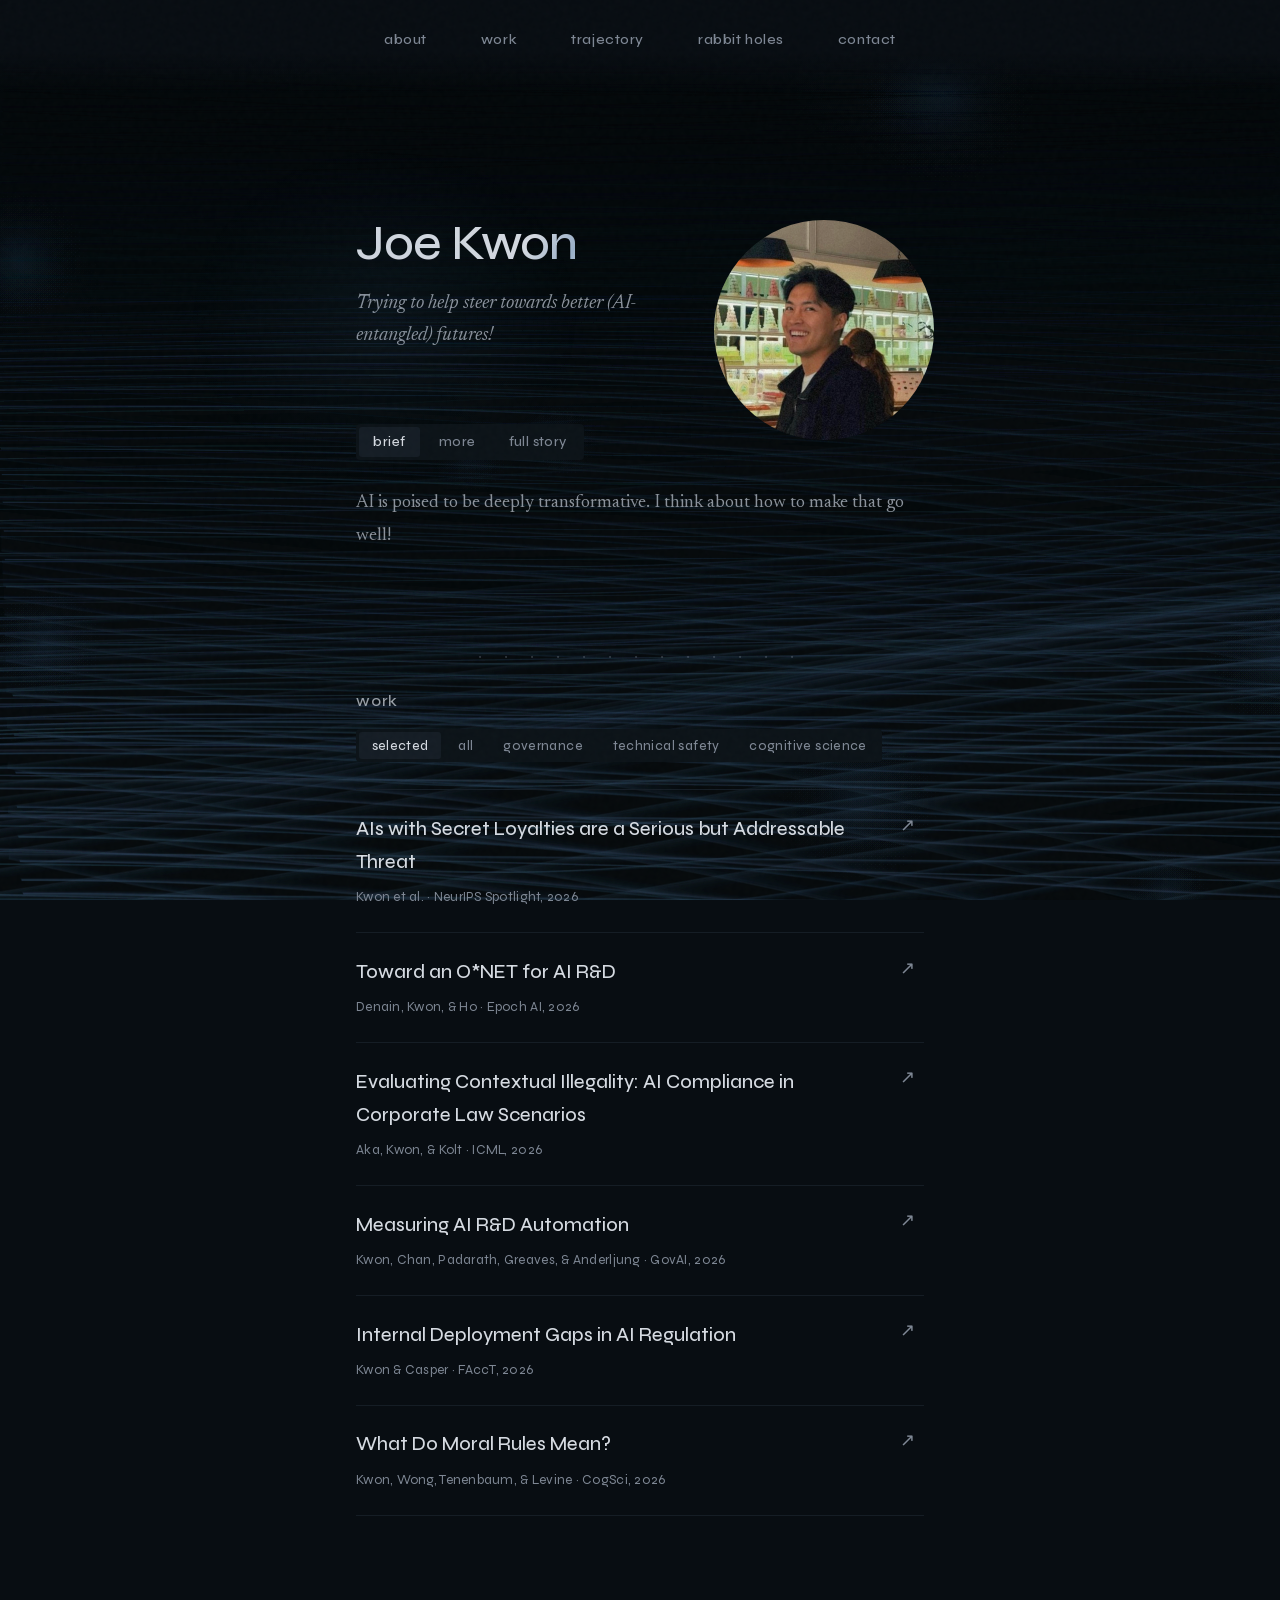
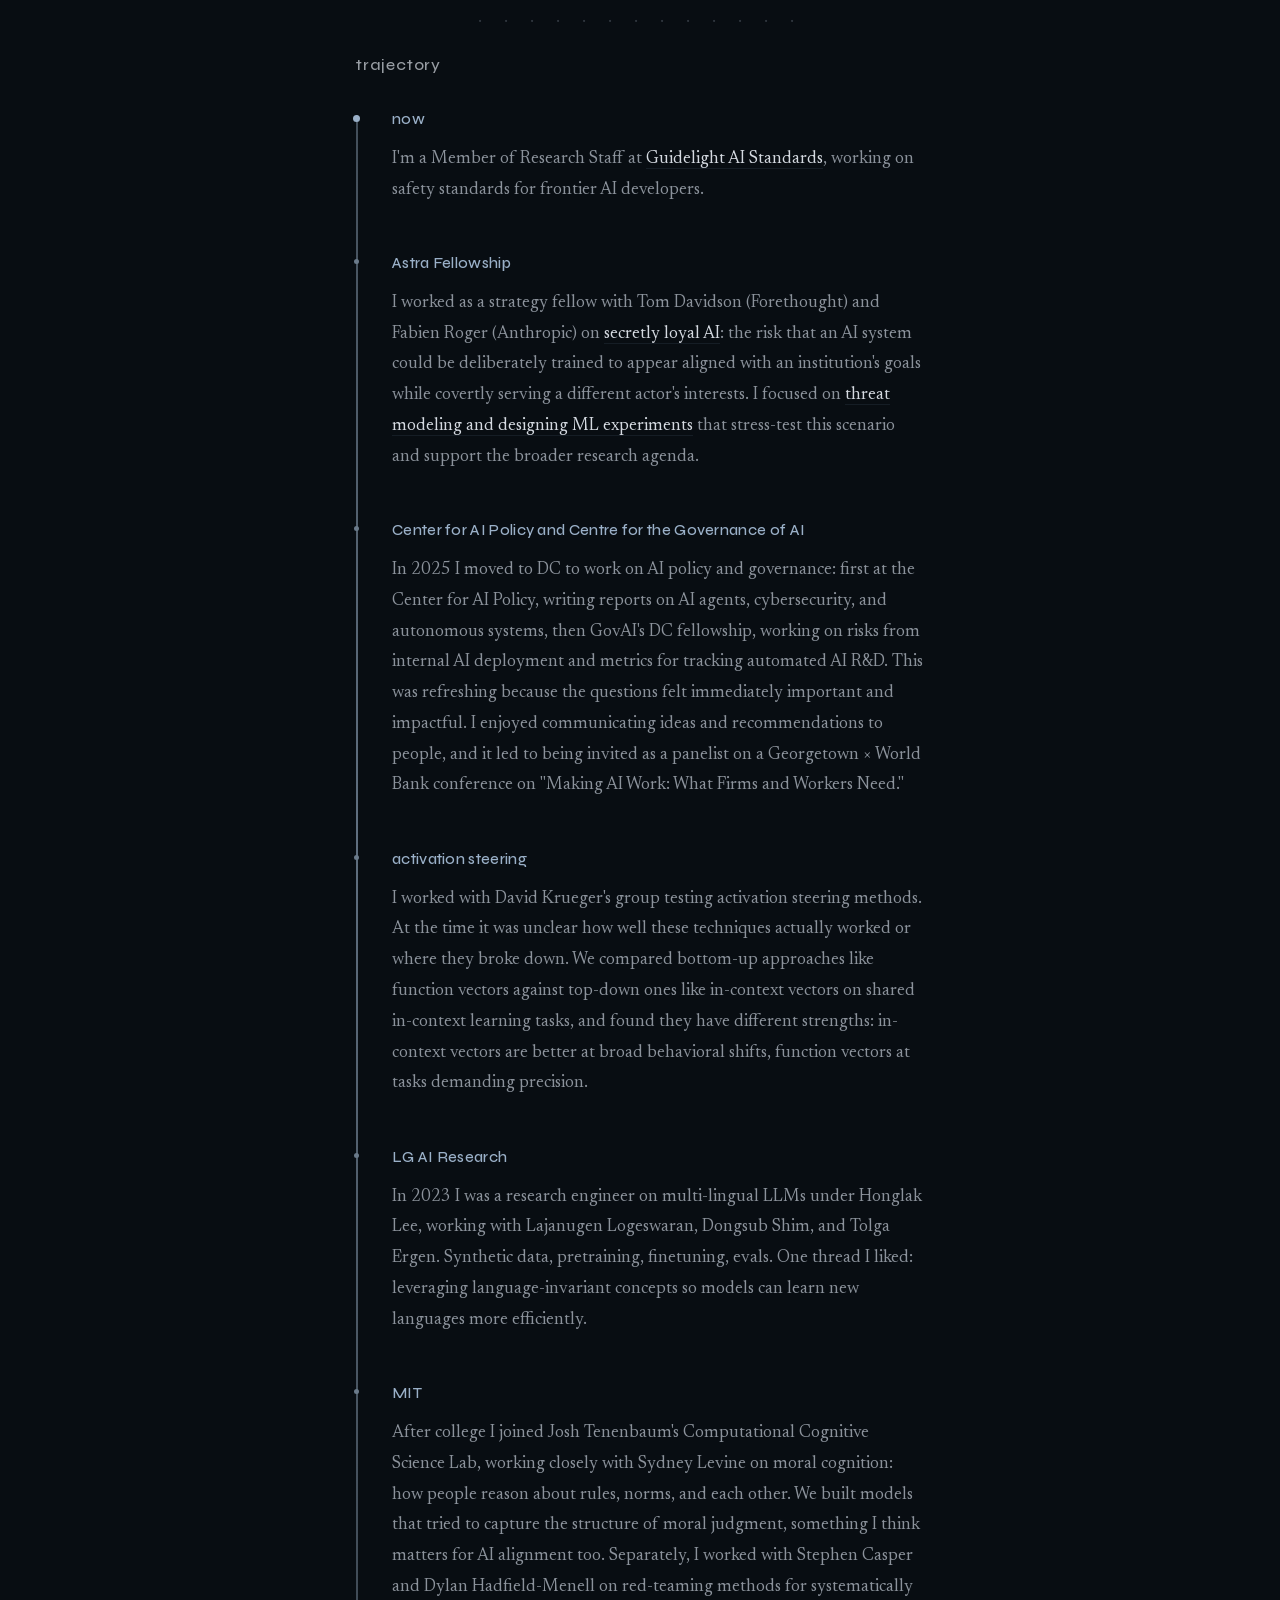
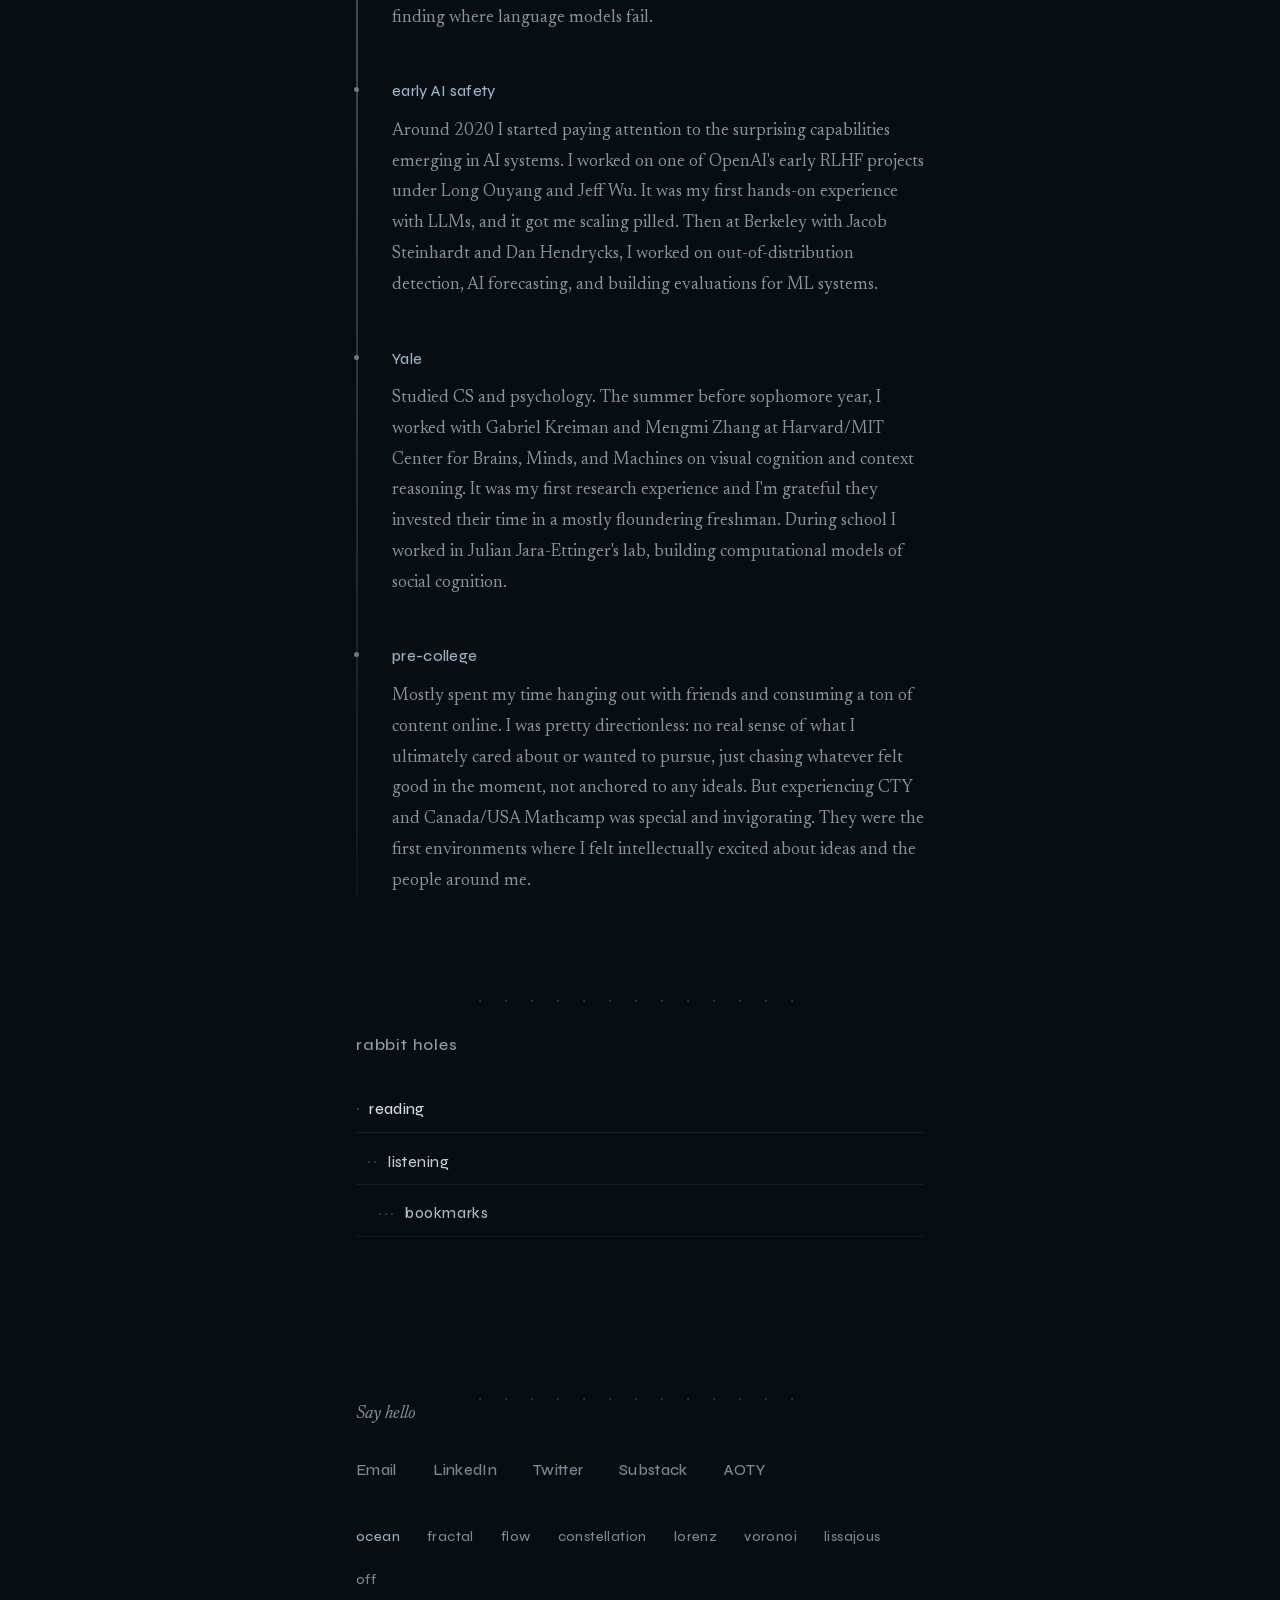
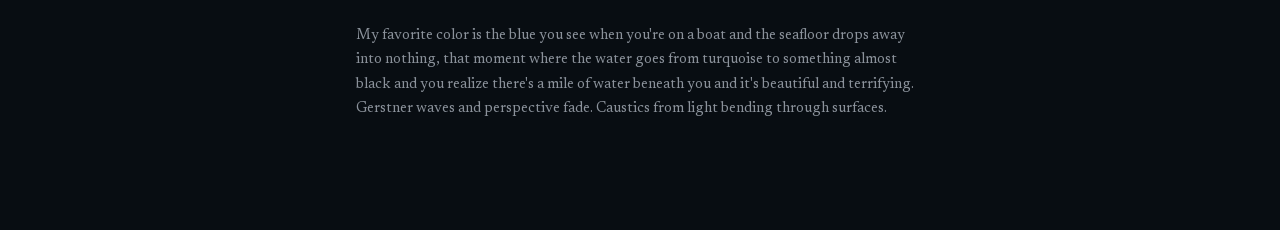
<file: index.html>
<!DOCTYPE html>
<html lang="en">
<head>
    <meta charset="UTF-8">
    <meta name="viewport" content="width=device-width, initial-scale=1.0">
    <meta name="google-site-verification" content="5PIFWdNCbrEHXrkpVpL_Aq-HkoxYokrFJEffGZVGEsM" />
    <meta name="description" content="Joe Kwon works on AI safety and governance: developing safety standards for frontier AI developers at Guidelight AI Standards, building on work on secret loyalties in AI, internal deployment, automated R&D, and concentration of power. Background in cognitive science and moral cognition at MIT and Yale.">
    <meta name="theme-color" content="#080d12">
    <meta name="color-scheme" content="dark">
    <link rel="canonical" href="https://www.joe-kwon.com/">

    <!-- Open Graph / Social Sharing -->
    <meta property="og:type" content="website">
    <meta property="og:url" content="https://www.joe-kwon.com/">
    <meta property="og:title" content="Joe Kwon — AI Safety &amp; Governance Researcher">
    <meta property="og:description" content="Joe Kwon works on AI safety and governance, currently developing safety standards for frontier AI developers at Guidelight AI Standards, building on work on secret loyalties in AI, internal deployment, automated R&D, and concentration of power.">
    <meta property="og:image" content="https://www.joe-kwon.com/profile-og.jpg">
    <meta property="og:image:width" content="1024">
    <meta property="og:image:height" content="1024">

    <!-- Twitter Card -->
    <meta name="twitter:card" content="summary">
    <meta name="twitter:site" content="@joemkwon">
    <meta name="twitter:title" content="Joe Kwon — AI Safety &amp; Governance Researcher">
    <meta name="twitter:description" content="Joe Kwon works on AI safety and governance, currently developing safety standards for frontier AI developers at Guidelight AI Standards, building on work on secret loyalties in AI, internal deployment, automated R&D, and concentration of power.">
    <meta name="twitter:image" content="https://www.joe-kwon.com/profile-og.jpg">

    <!-- Structured Data -->
    <script type="application/ld+json">
    {
        "@context": "https://schema.org",
        "@type": "Person",
        "name": "Joe Kwon",
        "url": "https://www.joe-kwon.com",
        "image": "https://www.joe-kwon.com/profile-og.jpg",
        "jobTitle": "AI Safety Researcher",
        "description": "Works on AI safety and governance, currently developing safety standards for frontier AI developers at Guidelight AI Standards, building on work on secret loyalties in AI, internal deployment, automated R&D, and concentration of power.",
        "worksFor": {
            "@type": "Organization",
            "name": "Guidelight AI Standards",
            "url": "https://guidelight.ai"
        },
        "alumniOf": {
            "@type": "CollegeOrUniversity",
            "name": "Yale University"
        },
        "sameAs": [
            "https://x.com/joemkwon",
            "https://www.linkedin.com/in/joe-k-5ba472119/",
            "https://unfancy.substack.com/"
        ]
    }
    </script>

    <title>Joe Kwon — AI Safety &amp; Governance Researcher</title>
    <link rel="icon" type="image/svg+xml" href="favicon.svg">
    <link rel="icon" type="image/png" sizes="32x32" href="favicon-32.png">
    <link rel="icon" type="image/png" sizes="16x16" href="favicon-16.png">
    <link rel="apple-touch-icon" href="apple-touch-icon.png">
    <link rel="preload" href="fonts/newsreader-normal-400-latin.woff2" as="font" type="font/woff2" crossorigin>
    <link rel="preload" href="fonts/newsreader-italic-400-latin.woff2" as="font" type="font/woff2" crossorigin>
    <link rel="preload" href="fonts/syne-normal-400-latin.woff2" as="font" type="font/woff2" crossorigin>
    <link rel="stylesheet" href="styles.css">
    <noscript>
        <style>
            /* Without JavaScript the toggles cannot work, so show what they would reveal */
            .bio-controls, .work-controls, .bg-controls { display: none; }
            .bio-content[data-level="brief"] { display: none; }
            .bio-content[data-level="more"] { display: block !important; }
            .project-list li { display: list-item !important; }
            .project-desc { display: block; }
        </style>
    </noscript>
</head>
<body>
    <div class="grain" aria-hidden="true"></div>
    <div class="cursor-glow" aria-hidden="true"></div>

    <nav class="top-nav" aria-label="Main">
        <a href="#about">About</a>
        <a href="#work">Work</a>
        <a href="#trajectory">Trajectory</a>
        <a href="#rabbit-holes">Rabbit holes</a>
        <a href="#contact">Contact</a>
    </nav>

    <canvas id="flow-field" aria-hidden="true"></canvas>

    <main>
        <section class="hero">
            <div class="hero-glow"></div>
            <div class="hero-portrait">
                <img src="profile.jpg" alt="Joe Kwon" width="440" height="440" fetchpriority="high">
            </div>
            <h1><span class="gradient-text">Joe Kwon</span></h1>
            <p class="tagline">Trying to help steer towards better (AI-entangled) futures!</p>
        </section>

        <section id="about" class="about">
            <div class="bio-controls" role="group" aria-label="Bio length">
                <button class="bio-toggle active" data-level="brief" aria-pressed="true">brief</button>
                <button class="bio-toggle" data-level="more" aria-pressed="false">more</button>
                <button class="bio-toggle" data-level="full" aria-pressed="false">full story</button>
            </div>

            <div class="bio-content" data-level="brief">
                <p>
                    AI is poised to be deeply transformative. I think about how to make that go well!
                </p>
            </div>

            <div class="bio-content" data-level="more" style="display: none;">
                <p>
                    I think AI is likely to be deeply transformative, for better or worse, and I work on AI safety and governance to help things go well. Right now that means working on safety standards for frontier AI developers at Guidelight AI Standards. Before this, I worked on mitigating risks from secret loyalties in AI (systems trained to appear aligned while covertly serving another actor), built multilingual LLMs as a research engineer, and studied minds as a computational cognitive scientist, modeling moral cognition and how humans infer mental states from sparse evidence.
                </p>
                <p>
                    The through-line is curiosity about minds, artificial and otherwise. I like questions that sit at the boundary between understanding how things work and deciding how they should.
                </p>
            </div>

            <div class="bio-content" data-level="full" style="display: none;">
                <p>
                    I think AI is going to be the most transformative development in human history. My work focuses on what happens as these systems get more capable and more embedded in critical decisions. Some of that is technical: how do we control these systems, catch failures before they compound, understand what's actually going on inside them. Some of it is governance: how we track the automation of AI R&D, and what happens when capabilities and power concentrate faster than our ability to course-correct.
                </p>
                <p>
                    I started my research journey in cognitive science, studying how humans make sense of each other: how we infer mental states from physical traces, how we reconstruct events we never witnessed, how we figure out what someone values from what they do and don't do. I also worked on moral cognition: building neuro-symbolic computational models of moral judgment and drawing on frameworks like contractualism, universalizability, and virtual bargaining to understand how people interpret moral rules, decide when exceptions are warranted, and negotiate competing moral demands. More recently I've been on the AI side directly: red-teaming language models, probing what they know and how they represent it, building benchmarks and evals, testing methods for steering their behavior from the inside.
                </p>
                <p>
                    The through-line is curiosity about minds, artificial and otherwise. I find myself drawn to questions that sit at the boundary between understanding cognition and shaping it, between describing how things work and deciding how they should. I care about rigor but I'm suspicious of fields that mistake formalism for understanding. I think the hard problems are often the ones that resist clean framing, and I'd rather sit with something messy and real than solve something precise and beside the point.
                </p>
            </div>
        </section>

        <section id="work" class="work section-divider">
            <div class="work-header">
                <h2>work</h2>
                <div class="work-controls" role="group" aria-label="Filter work">
                    <button class="work-toggle active" data-filter="selected" aria-pressed="true">selected</button>
                    <button class="work-toggle" data-filter="all" aria-pressed="false">all</button>
                    <button class="work-toggle" data-filter="governance" aria-pressed="false">governance</button>
                    <button class="work-toggle" data-filter="safety" aria-pressed="false">technical safety</button>
                    <button class="work-toggle" data-filter="cogsci" aria-pressed="false">cognitive science</button>
                </div>
            </div>

            <!-- One list. Each entry has an id (its shareable link), data-topics (which topic
                 filters show it) and, for the default view, data-selected. The list's data-filter
                 picks what is visible (see the filter rules in styles.css). -->
            <ul class="project-list" data-filter="selected">
                <li id="secret-loyalties" data-topics="safety" data-selected>
                    <button class="project-toggle" aria-expanded="false" aria-controls="pubdesc-1">
                        <span class="project-name">AIs with Secret Loyalties are a Serious but Addressable Threat</span>
                        <span class="project-meta">Kwon et al. · NeurIPS Spotlight, 2026</span>
                    </button>
                    <a class="project-link" href="https://www.formationresearch.org/secret-loyalties-position-paper.pdf" aria-label="Open paper: AIs with Secret Loyalties are a Serious but Addressable Threat">&#8599;</a>
                    <span class="project-desc" id="pubdesc-1">A secretly loyal AI is one whose outputs advance the interests of a specific actor (an adversary state, an executive, another power) without that loyalty being disclosed to operators, auditors, or users. Proof-of-concept loyalties that evade black-box auditing can already be trained into open-weight models, and because secret loyalties are designed to evade governance, market pressure, and public scrutiny, they demand technical solutions. Unlike emergent misalignment, they target specific principals, which creates a distinct and tractable defensive foothold. The paper defines the threat, maps how it differs from standard backdoors and other attack pathways, and lays out a research agenda across five directions, ending with a call to action for researchers, developers, and governments.</span>
                </li>
                <li id="onet-ai-rd" data-topics="governance" data-selected>
                    <button class="project-toggle" aria-expanded="false" aria-controls="pubdesc-2">
                        <span class="project-name">Toward an O*NET for AI R&D</span>
                        <span class="project-meta">Denain, Kwon, & Ho · Epoch AI, 2026</span>
                    </button>
                    <a class="project-link" href="https://epoch.ai/gradient-updates/toward-an-onet-for-ai-rnd" aria-label="Open paper: Toward an O*NET for AI R&amp;D">&#8599;</a>
                    <span class="project-desc" id="pubdesc-2">Forecasts of AI R&D automation mostly lean on crude proxies (compute trends, benchmark scores) that say little about which parts of the research workflow are actually being automated. This piece proposes a task taxonomy modeled on O*NET, the occupational database used to track automation across the US economy: six categories spanning the AI R&D workflow, broken into more than sixty granular tasks rated on a 0–5 automation scale. The aim is a common vocabulary precise enough to give real situational awareness of how much of AI research AI systems can already do.</span>
                </li>
                <li id="contextual-illegality" data-topics="safety" data-selected>
                    <button class="project-toggle" aria-expanded="false" aria-controls="pubdesc-3">
                        <span class="project-name">Evaluating Contextual Illegality: AI Compliance in Corporate Law Scenarios</span>
                        <span class="project-meta">Aka, Kwon, & Kolt · ICML, 2026</span>
                    </button>
                    <a class="project-link" href="https://proceedings.mlr.press/v306/aka26a.html" aria-label="Open paper: Evaluating Contextual Illegality: AI Compliance in Corporate Law Scenarios">&#8599;</a>
                    <span class="project-desc" id="pubdesc-3">Models reliably refuse requests that are explicitly unlawful, but in the real world illegality often comes from context. This evaluation builds four corporate-law scenarios where routine actions (editing documents, trading stock, requesting payment, approving communications) become unlawful because of circumstances like a pending investigation or a bankruptcy filing, and tests frontier models in both chat and agentic settings against a human baseline. The best models consistently followed lawful requests and refused unlawful ones, though performance varied substantially across scenarios and models, with distinct failure modes like over-refusal of lawful requests and better performance from reasoning models and in agentic environments. The methodology extends naturally to evaluating legal compliance in other scenarios and domains.</span>
                </li>
                <li id="measuring-ai-rd-automation" data-topics="governance" data-selected>
                    <button class="project-toggle" aria-expanded="false" aria-controls="pubdesc-4">
                        <span class="project-name">Measuring AI R&D Automation</span>
                        <span class="project-meta">Kwon, Chan, Padarath, Greaves, & Anderljung · GovAI, 2026</span>
                    </button>
                    <a class="project-link" href="https://www.governance.ai/research-paper/measuring-ai-r-d-automation" aria-label="Open paper: Measuring AI R&amp;D Automation">&#8599;</a>
                    <span class="project-desc" id="pubdesc-4">Whether AI R&D is being automated, and how fast, matters for whether capabilities outpace safety and oversight, yet existing data, mostly capability benchmarks, cannot answer it. The paper proposes concrete indicators to track instead: how capital is allocated in AI R&D, how researchers actually spend their time, and how AI systems are actually used across the research pipeline. It argues that companies and independent organizations should start collecting this data now, with government support, so policymakers retain visibility and can deploy proportionate safeguards.</span>
                </li>
                <li id="internal-deployment-gaps" data-topics="governance" data-selected>
                    <button class="project-toggle" aria-expanded="false" aria-controls="pubdesc-5">
                        <span class="project-name">Internal Deployment Gaps in AI Regulation</span>
                        <span class="project-meta">Kwon & Casper · FAccT, 2026</span>
                    </button>
                    <a class="project-link" href="https://arxiv.org/abs/2601.08005" aria-label="Open paper: Internal Deployment Gaps in AI Regulation">&#8599;</a>
                    <span class="project-desc" id="pubdesc-5">Frontier AI rules mostly target systems deployed to external users, but companies also deploy highly capable models inside their own walls: automating R&D, accelerating critical business processes, handling sensitive proprietary data. Examining US and EU frontier AI regulation as of 2025, this work identifies three ways internally deployed systems can slip past intended oversight: scope ambiguity about whether internal use is covered at all, point-in-time compliance assessments that miss how internal systems continuously evolve, and information asymmetries that leave regulators unaware of what is running. It then traces why these gaps persist (tensions around measurability, incentives, and information access) and maps candidate remedies along with their tradeoffs, so that policy on internal deployment is made deliberately rather than incidentally.</span>
                </li>
                <li id="moral-rules" data-topics="cogsci" data-selected>
                    <button class="project-toggle" aria-expanded="false" aria-controls="pubdesc-6">
                        <span class="project-name">What Do Moral Rules Mean?</span>
                        <span class="project-meta">Kwon, Wong, Tenenbaum, & Levine · CogSci, 2026</span>
                    </button>
                    <a class="project-link" href="https://escholarship.org/uc/item/5wb96717" aria-label="Open paper: What Do Moral Rules Mean?">&#8599;</a>
                    <span class="project-desc" id="pubdesc-6">A rule like "no walking on the grass" communicates far more than its literal content: people apply it sensibly to edge cases the rule-maker never anticipated. The paper develops a theory, instantiated as a computational cognitive model, on which a moral rule is a speech act addressed to a group, expressing a summary of the agreement rational actors would reach when navigating an interdependent choice problem, which keeps the rule tied to the reasons behind it. On this account, judging whether an action violates a rule means consulting the rule's purpose and mentally simulating the underlying agreement: would the point of the rule still be upheld if everyone were permitted to act this way?</span>
                </li>
                <li id="ai-risk-delphi" data-topics="governance">
                    <button class="project-toggle" aria-expanded="false" aria-controls="pubdesc-7">
                        <span class="project-name">Prioritization of Risks from Artificial Intelligence: A Delphi Study of 272 International Experts</span>
                        <span class="project-meta">Saeri et al. · 2026</span>
                    </button>
                    <a class="project-link" href="https://arxiv.org/abs/2606.04490" aria-label="Open paper: Prioritization of Risks from Artificial Intelligence: A Delphi Study of 272 International Experts">&#8599;</a>
                    <span class="project-desc" id="pubdesc-7">Lists of AI risks are long, and managing them means knowing which are most severe, who is most exposed, and who should act. In a three-round Delphi study run in late 2025, 272 experts from 37 countries rated 24 AI risks on the probability and severity of harm, the vulnerability of sectors and actors, and who bears responsibility. Under business as usual, the panel judged 18 of the 24 risks to carry a more than 10% chance of catastrophic outcomes by 2030 (more than a million deaths or USD 100 billion in losses); even with pragmatic mitigations in place, five still did: dangerous capabilities, weapons and cyberattacks, environmental harm, inequality and unemployment, and power centralization. Experts saw AI users and the general public as the most vulnerable, and assigned the most responsibility to general-purpose AI developers and governance actors such as governments, regulators, and standards bodies.</span>
                </li>
                <li id="eval-practices-delphi" data-topics="safety">
                    <button class="project-toggle" aria-expanded="false" aria-controls="pubdesc-8">
                        <span class="project-name">A Cross-Sector Delphi Consensus on AI Evaluation Practices Showing Broad Agreement</span>
                        <span class="project-meta">Manheim et al. · 2026</span>
                    </button>
                    <a class="project-link" href="https://evals-consensus.ai/" aria-label="Open project page: A Cross-Sector Delphi Consensus on AI Evaluation Practices Showing Broad Agreement">&#8599;</a>
                    <span class="project-desc" id="pubdesc-8">AI evaluations increasingly shape deployment decisions, governance, and trust, yet expectations for how they should be designed, run, and reported remain fragmented across the communities that produce and rely on them. This preregistered Delphi study asked a cross-sector panel of researchers, auditors, industry practitioners, standards bodies, and government to rate 32 candidate practices. Twenty-seven reached consensus as strongly recommended or required across stakeholder groups, from justifying sample sizes and checking for data contamination to reporting compute and cost and releasing a replication package. Only three were contested: prospective analysis with pre-run readiness checks, data partitioning and holdouts, and piloting with baseline calibration. The resulting consensus statement offers evaluators a shared baseline, in the spirit of reporting guidelines like CONSORT and PRISMA.</span>
                </li>
                <li id="llm-persuasion" data-topics="safety">
                    <button class="project-toggle" aria-expanded="false" aria-controls="pubdesc-9">
                        <span class="project-name">When Large Language Models are More Persuasive Than Incentivized Humans, and Why</span>
                        <span class="project-meta">Schoenegger et al. · 2025</span>
                    </button>
                    <a class="project-link" href="https://arxiv.org/abs/2505.09662" aria-label="Open paper: When Large Language Models are More Persuasive Than Incentivized Humans, and Why">&#8599;</a>
                    <span class="project-desc" id="pubdesc-9">Participants answered quiz questions for real rewards while a persuader, either a human with a monetary incentive to succeed or an LLM, tried to steer them toward correct or incorrect answers in live conversation. Claude 3.5 Sonnet out-persuaded the incentivized humans in both directions, raising quiz accuracy when arguing for the truth and lowering it when arguing for the wrong answer; a follow-up with DeepSeek v3 replicated the accuracy effects but found an LLM advantage only for deceptive persuasion. Unlike human persuaders, the models' edge also waned over repeated interactions. Linguistic analysis of the transcripts suggests one mechanism: the LLMs express markedly higher conviction than humans do.</span>
                </li>
                <li id="ai-agents-report" data-topics="governance">
                    <button class="project-toggle" aria-expanded="false" aria-controls="pubdesc-10">
                        <span class="project-name">AI Agents: Governing Autonomy in the Digital Age</span>
                        <span class="project-meta">Kwon · Center for AI Policy, 2025</span>
                    </button>
                    <a class="project-link" href="https://www.centeraipolicy.org/work/ai-agents-governing-autonomy-in-the-digital-age" aria-label="Open paper: AI Agents: Governing Autonomy in the Digital Age">&#8599;</a>
                    <span class="project-desc" id="pubdesc-10">Autonomous AI agents (systems that plan, use tools, and act with limited supervision) are moving out of research labs and into commercial deployment. This report maps three risks of that transition: catastrophic misuse, as the capabilities that streamline business can also enable cyber-intrusions and lower barriers to dangerous attacks; gradual human disempowerment as decisions shift to opaque systems; and large-scale workforce displacement. It proposes four measures for Congress: an "Autonomy Passport" federal registration system for agents that handle money, control devices, or run code, recording each agent's capabilities, operating domains, and safety testing; continuous oversight with authority to suspend dangerous deployments; mandatory human review of high-consequence decisions; and annual federal reporting on labor-market impacts. The through-line is risk-targeted regulation that protects the public without freezing agent development.</span>
                </li>
                <li id="cyber-frontier-report" data-topics="governance">
                    <button class="project-toggle" aria-expanded="false" aria-controls="pubdesc-11">
                        <span class="project-name">AI at the Cyber Frontier: Securing America's Digital Future</span>
                        <span class="project-meta">Williams & Kwon · Center for AI Policy, 2025</span>
                    </button>
                    <a class="project-link" href="https://www.centeraipolicy.org/work/ai-at-the-cyber-frontier-securing-americas-digital-future" aria-label="Open paper: AI at the Cyber Frontier: Securing America&#x27;s Digital Future">&#8599;</a>
                    <span class="project-desc" id="pubdesc-11">A policy report for Congress on how advancing AI capabilities are reshaping the balance between cyber offense and defense. With US cybercrime losses estimated at $452 billion in 2024 and defensive investment lagging, the near-term equilibrium likely favors attackers, but choices by AI developers and Congress could tilt it toward defense. The report lays out five recommendations: a standardized suite of real-world cyber evaluations for AI models built by the US AI Safety Institute and paired with annual red-teaming, expanded funding for cyber-defensive AI including prize challenges like DARPA's AI Cyber Challenge, workforce investment through the Cyber PIVOTT Act and CyberCorps, a commission to fix public-private partnerships, and classifying frontier AI as critical infrastructure with mandatory incident reporting.</span>
                </li>
                <li id="steering-comparison" data-topics="safety">
                    <button class="project-toggle" aria-expanded="false" aria-controls="pubdesc-12">
                        <span class="project-name">Comparing Bottom-Up and Top-Down Steering Approaches on In-Context Learning Tasks</span>
                        <span class="project-meta">Brumley, Kwon, Krueger, Krasheninnikov, & Anwar · NeurIPS MINT Workshop, 2024</span>
                    </button>
                    <a class="project-link" href="https://arxiv.org/abs/2411.07213" aria-label="Open paper: Comparing Bottom-Up and Top-Down Steering Approaches on In-Context Learning Tasks">&#8599;</a>
                    <span class="project-desc" id="pubdesc-12">Interpretability research offers two routes to steering model behavior: bottom-up methods like function vectors and top-down methods like in-context vectors. The branches had seen little quantitative comparison. This case study pits a representative vector steering method from each against a shared set of in-context learning tasks. Neither dominates: in-context vectors prove stronger at broad behavioral shifts, while function vectors do better on tasks demanding precision. The split suggests evaluations of steering methods need to account for task type rather than treating steering as a single capability.</span>
                </li>
                <li id="neuro-symbolic-moral-judgment" data-topics="cogsci">
                    <button class="project-toggle" aria-expanded="false" aria-controls="pubdesc-13">
                        <span class="project-name">Neuro-Symbolic Models of Human Moral Judgment</span>
                        <span class="project-meta">Kwon, Levine, & Tenenbaum · CogSci, 2024</span>
                    </button>
                    <a class="project-link" href="https://escholarship.org/uc/item/1t2568mw" aria-label="Open paper: Neuro-Symbolic Models of Human Moral Judgment">&#8599;</a>
                    <span class="project-desc" id="pubdesc-13">Symbolic models of moral cognition are interpretable and grounded in moral psychology, but they cannot read natural language (every scenario must be hand-translated into a formal specification) while LLMs handle language fluently yet make opaque, unreliable models of human reasoning. This work hybridizes the two: GPT-4 extracts morally relevant features from a vignette, and the feature values feed either a learned regression or theory-driven cognitive models from the moral psychology literature, across three pipelines that vary how much existing theory they lean on. On MoralExceptQA, a benchmark of 148 scenarios probing when people find it permissible to break moral rules, the best hybrid models improve on the previous best (GPT-3.5 with moral chain-of-thought prompting) by roughly 20 F1 points and 18 accuracy points while keeping the judgment process transparent.</span>
                </li>
                <li id="does-it-know" data-topics="safety">
                    <button class="project-toggle" aria-expanded="false" aria-controls="pubdesc-14">
                        <span class="project-name">Does It Know?: Probing for Uncertainty in Language Model Latent Beliefs</span>
                        <span class="project-meta">Huang & Kwon · NeurIPS Workshop, 2023</span>
                    </button>
                    <a class="project-link" href="https://openreview.net/forum?id=uSvN2oozRK" aria-label="Open paper: Does It Know?: Probing for Uncertainty in Language Model Latent Beliefs">&#8599;</a>
                    <span class="project-desc" id="pubdesc-14">Contrast-Consistent Search reads a true/false "latent belief" off a language model's internal activations with an unsupervised linear probe, but a binary probe has no way to register uncertainty or ambiguity. UCCS extends the method to a three-way classifier (true, false, or uncertain) still trained only on unlabeled data, and using the uncertain class to filter out low-confidence truth predictions improves accuracy across a diverse set of models and tasks. Evaluation is anchored by TYMES, a dataset of true and falsified facts extracted from recent news and paired with timestamps, so intersecting it with a model's training cutoff yields statements that provably postdate what the model could know, a proof-of-concept for benchmarking uncertainty and time-sensitive world knowledge.</span>
                </li>
                <li id="red-teaming-from-scratch" data-topics="safety">
                    <button class="project-toggle" aria-expanded="false" aria-controls="pubdesc-15">
                        <span class="project-name">Explore, Establish, Exploit: Red Teaming Language Models from Scratch</span>
                        <span class="project-meta">Casper, Lin, Kwon, Culp, & Hadfield-Menell · 2023</span>
                    </button>
                    <a class="project-link" href="https://arxiv.org/abs/2306.09442" aria-label="Open paper: Explore, Establish, Exploit: Red Teaming Language Models from Scratch">&#8599;</a>
                    <span class="project-desc" id="pubdesc-15">Automated red-teaming tools typically assume a ready-made classifier for the harmful behavior being hunted, which prevents tailoring attacks to the target model, and if failures were that easy to classify, they could have been filtered out in advance. This work tackles red-teaming from scratch, where the adversary starts with no failure classifier, through three stages: explore the model's range of behaviors, establish a measure of undesired behavior trained on human evaluations, then exploit that measure to search for diverse adversarial prompts. Applied to GPT-3, the pipeline uncovers classes of inputs that elicit false statements and yields CommonClaim, a dataset of 20,000 statements human-labeled as common-knowledge true, false, or neither.</span>
                </li>
                <li id="out-of-line" data-topics="cogsci">
                    <button class="project-toggle" aria-expanded="false" aria-controls="pubdesc-16">
                        <span class="project-name">When It's Not Out of Line to Get Out of Line</span>
                        <span class="project-meta">Kwon, Tan, Tenenbaum, & Levine · CogSci, 2023</span>
                    </button>
                    <a class="project-link" href="https://escholarship.org/uc/item/3w59797h" aria-label="Open paper: When It&#x27;s Not Out of Line to Get Out of Line">&#8599;</a>
                    <span class="project-desc" id="pubdesc-16">How do people decide when it's acceptable to break a moral rule, like leaving a queue to skip ahead? One hypothesis is universalization: alongside outcome-based measures of welfare and harm, people ask what would happen if everyone felt free to ignore the rule. The experiments use a virtual environment where agents queue to gather water; participants judge agents who get out of line to reach the water faster, and an action's universalizability is modeled by simulating every agent heading straight for the water and evaluating the effects. Universalization turns out to play an important role in rule-breaking judgments, operating alongside outcome-based concerns like welfare aggregation and harm.</span>
                </li>
                <li id="values-shape-optimizers" data-topics="safety">
                    <button class="project-toggle" aria-expanded="false" aria-controls="pubdesc-17">
                        <span class="project-name">Values Shape Optimizers Shape Values</span>
                        <span class="project-meta">Kwon · NeurIPS Human-Centered AI Workshop, 2022</span>
                    </button>
                    <a class="project-link" href="https://neurips.cc/virtual/2022/58821" aria-label="Open paper: Values Shape Optimizers Shape Values">&#8599;</a>
                    <span class="project-desc" id="pubdesc-17">AI systems typically optimize proxy objectives for human values (recommender systems maximize engagement metrics as a stand-in for serving entertaining content) while the optimization itself shifts the values it was meant to serve, from nudging political leanings to steering users into particular online communities. Rather than treating value specification and value influence as separate problems, this position piece frames values and optimizers as a single intertwined system in which each continually feeds into and transforms the other. Taking that feedback loop seriously, it argues, is a precondition for building AI that preserves diverse values across individuals and communities.</span>
                </li>
                <li id="forecasting-world-events" data-topics="safety">
                    <button class="project-toggle" aria-expanded="false" aria-controls="pubdesc-18">
                        <span class="project-name">Forecasting Future World Events With Neural Networks</span>
                        <span class="project-meta">Zou, Xiao, Jia, Kwon, et al. · NeurIPS, 2022</span>
                    </button>
                    <a class="project-link" href="https://arxiv.org/abs/2206.15474" aria-label="Open paper: Forecasting Future World Events With Neural Networks">&#8599;</a>
                    <span class="project-desc" id="pubdesc-18">Expert human forecasters shape policy on pandemics, conflict, and economics. Can language models do the same job? Autocast is a benchmark of thousands of forecasting questions drawn from real forecasting tournaments, paired with a date-organized news corpus so models can be evaluated under the same information conditions past human forecasters faced, without leakage from the future. A companion dataset, IntervalQA, targets calibration on numerical questions that span orders of magnitude. Language models fall well short of the human expert baseline, though performance improves with model scale and with retrieval from the news corpus.</span>
                </li>
                <li id="ood-detection" data-topics="safety">
                    <button class="project-toggle" aria-expanded="false" aria-controls="pubdesc-19">
                        <span class="project-name">Scaling Out-of-Distribution Detection for Real-World Settings</span>
                        <span class="project-meta">Hendrycks, Basart, Mazeika, Zou, Kwon, et al. · ICML, 2022</span>
                    </button>
                    <a class="project-link" href="https://arxiv.org/abs/1911.11132" aria-label="Open paper: Scaling Out-of-Distribution Detection for Real-World Settings">&#8599;</a>
                    <span class="project-desc" id="pubdesc-19">Out-of-distribution detection had mostly been studied in small-scale, low-resolution settings that look little like deployment. This work moves the problem to large-scale multiclass, multi-label, and segmentation regimes, building three benchmarks to support it: Species, a dataset of over 700,000 images spanning more than a thousand anomalous species for ImageNet-scale detectors; ImageNet-21K-based evaluations of multi-label detectors on PASCAL VOC and COCO; and an anomaly segmentation benchmark built around road hazards. Across all three settings, a surprisingly simple detector, scoring each input by its maximum logit, outperforms prior methods, establishing a new baseline for realistic OOD detection.</span>
                </li>
                <li id="flexibility-moral-cognition" data-topics="cogsci">
                    <button class="project-toggle" aria-expanded="false" aria-controls="pubdesc-20">
                        <span class="project-name">Flexibility in Moral Cognition: When Is It Okay to Break the Rules?</span>
                        <span class="project-meta">Kwon, Tenenbaum, & Levine · CogSci, 2022</span>
                    </button>
                    <a class="project-link" href="https://escholarship.org/uc/item/46r7b6ft" aria-label="Open paper: Flexibility in Moral Cognition: When Is It Okay to Break the Rules?">&#8599;</a>
                    <span class="project-desc" id="pubdesc-20">Simple rules like "don't cut in line" cannot explain how easily people recognize legitimate exceptions to them. To probe that flexibility, participants watched clips of a video game in which agents queue to gather water from wells and streams, then judged whether an agent who skipped the line acted acceptably, across dynamic and spatio-temporally varied scenes designed so answers could not be memorized from real life. Judgments tracked a generative understanding of the rule's underlying function, roughly whether everyone could cut in the same situation without things going badly, and could not be accounted for by either simple rule adherence or utility maximization.</span>
                </li>
                <li id="social-inferences" data-topics="cogsci">
                    <button class="project-toggle" aria-expanded="false" aria-controls="pubdesc-21">
                        <span class="project-name">Social Inferences from Physical Evidence via Bayesian Event Reconstruction</span>
                        <span class="project-meta">Lopez-Brau, Kwon, & Jara-Ettinger · Journal of Experimental Psychology: General, 2022</span>
                    </button>
                    <a class="project-link" href="https://pubmed.ncbi.nlm.nih.gov/35901411/" aria-label="Open paper: Social Inferences from Physical Evidence via Bayesian Event Reconstruction">&#8599;</a>
                    <span class="project-desc" id="pubdesc-21">People can make social inferences about agents they never observed. From a small pile of cookie crumbs in a room, they can judge where someone entered and which goal they pursued, and from the position of two piles, whether one or two agents were present. The account proposed here is mental event reconstruction: observers infer the unseen behavior that would have produced the physical evidence, then read social information off the reconstructed events. A computational model embedding this idea in a Bayesian framework for action understanding matches human judgments with high quantitative accuracy across three experiments, and participants' explicitly reconstructed trajectories predict the entry-point and goal inferences made from the evidence alone.</span>
                </li>
                <li id="detecting-agents" data-topics="cogsci">
                    <button class="project-toggle" aria-expanded="false" aria-controls="pubdesc-22">
                        <span class="project-name">Detecting the Involvement of Agents Through Physical Reasoning</span>
                        <span class="project-meta">Lopez-Brau, Kwon, McBean, Yildirim, & Jara-Ettinger · CogSci, 2021</span>
                    </button>
                    <a class="project-link" href="https://escholarship.org/uc/item/43n9v4z9" aria-label="Open paper: Detecting the Involvement of Agents Through Physical Reasoning">&#8599;</a>
                    <span class="project-desc" id="pubdesc-22">A stack of rocks encountered in the woods immediately suggests that someone was there. Developmental psychology has attributed this kind of agency detection to a sensitivity to violations of randomness; this work formalizes that idea as a computational model and tests it quantitatively. The model infers agency by estimating how likely a scene is to have arisen naturally, with human intuitive physics instantiated as a physics engine. Human judgments follow suit: agency detection tracks not just a scene's superficial visual properties but its underlying physical generative process, suggesting people use intuitive physics to decide when a scene calls for social reasoning at all.</span>
                </li>
                <li id="mental-state-inference" data-topics="cogsci">
                    <button class="project-toggle" aria-expanded="false" aria-controls="pubdesc-23">
                        <span class="project-name">Mental State Inference from Indirect Evidence Through Bayesian Event Reconstruction</span>
                        <span class="project-meta">Lopez-Brau, Kwon, & Jara-Ettinger · CogSci, 2020</span>
                    </button>
                    <a class="project-link" href="https://cognitivesciencesociety.org/cogsci20/papers/0085/" aria-label="Open paper: Mental State Inference from Indirect Evidence Through Bayesian Event Reconstruction">&#8599;</a>
                    <span class="project-desc" id="pubdesc-23">A chewed-up pencil suggests anxiety; an open door suggests someone left in a hurry. People readily attribute mental states to agents they never saw act. This work explains that ability as Bayesian event reconstruction: given a physical trace (a pile of cookie crumbs in a gridworld room), the model jointly infers the absent agent's goal, entry point, and trajectory under a generative model of utility-maximizing action plans. Across two experiments, its predictions quantitatively matched participants' judgments about which goal the agent pursued and which door it entered (r = 0.94), and even how many agents had been in the room (r = 0.78), while cue-based regressions trained directly on the human data fell far short. The results support the idea that Theory of Mind is a generative model of how mental states produce action, one that works even when the actions themselves must be reconstructed.</span>
                </li>
                <li id="lift-the-flap" data-topics="cogsci">
                    <button class="project-toggle" aria-expanded="false" aria-controls="pubdesc-24">
                        <span class="project-name">Lift-the-Flap: What, Where and When for Context Reasoning</span>
                        <span class="project-meta">Zhang, Tseng, Montejo, Kwon, & Kreiman · 2019</span>
                    </button>
                    <a class="project-link" href="https://arxiv.org/abs/1902.00163" aria-label="Open paper: Lift-the-Flap: What, Where and When for Context Reasoning">&#8599;</a>
                    <span class="project-desc" id="pubdesc-24">How much can you infer about an object you cannot see, purely from its surroundings? The lift-the-flap task poses exactly this: identify a target hidden behind a flap in a natural image using only scene context. An online psychophysics experiment records where and when people click to reveal parts of the image, isolating the sampling patterns and visual features that predict accurate contextual inference. Those findings inform an extended recurrent attention model that attends to informative context regions and accumulates evidence across clicks, reaching human-level accuracy while reproducing human-like sampling behavior and learning interpretable contextual features.</span>
                </li>
            </ul>
        </section>

        <section id="trajectory" class="journey section-divider">
            <span id="journey" class="legacy-anchor"></span>
            <h2>trajectory</h2>

            <div class="timeline">
                <article class="timeline-entry">
                    <span class="timeline-era">now</span>
                    <p>
                        I'm a Member of Research Staff at <a href="https://guidelight.ai">Guidelight AI Standards</a>, working on safety standards for frontier AI developers.
                    </p>
                </article>

                <article class="timeline-entry">
                    <span class="timeline-era">Astra Fellowship</span>
                    <p>
                        I worked as a strategy fellow with Tom Davidson (Forethought) and Fabien Roger (Anthropic) on <a href="https://www.forethought.org/research/ai-enabled-coups-how-a-small-group-could-use-ai-to-seize-power#32-secret-ai-loyalties">secretly loyal AI</a>: the risk that an AI system could be deliberately trained to appear aligned with an institution's goals while covertly serving a different actor's interests. I focused on <a href="https://www.formationresearch.org/secret-loyalties-position-paper.pdf">threat modeling and designing ML experiments</a> that stress-test this scenario and support the broader research agenda.
                    </p>
                </article>

                <article class="timeline-entry">
                    <span class="timeline-era">Center for AI Policy and Centre for the Governance of AI</span>
                    <p>
                        In 2025 I moved to DC to work on AI policy and governance: first at the Center for AI Policy, writing reports on AI agents, cybersecurity, and autonomous systems, then GovAI's DC fellowship, working on risks from internal AI deployment and metrics for tracking automated AI R&D. This was refreshing because the questions felt immediately important and impactful. I enjoyed communicating ideas and recommendations to people, and it led to being invited as a panelist on a Georgetown × World Bank conference on "Making AI Work: What Firms and Workers Need."
                    </p>
                </article>

                <article class="timeline-entry">
                    <span class="timeline-era">activation steering</span>
                    <p>
                        I worked with David Krueger's group testing activation steering methods. At the time it was unclear how well these techniques actually worked or where they broke down. We compared bottom-up approaches like function vectors against top-down ones like in-context vectors on shared in-context learning tasks, and found they have different strengths: in-context vectors are better at broad behavioral shifts, function vectors at tasks demanding precision.
                    </p>
                </article>

                <article class="timeline-entry">
                    <span class="timeline-era">LG AI Research</span>
                    <p>
                        In 2023 I was a research engineer on multi-lingual LLMs under Honglak Lee, working with Lajanugen Logeswaran, Dongsub Shim, and Tolga Ergen. Synthetic data, pretraining, finetuning, evals. One thread I liked: leveraging language-invariant concepts so models can learn new languages more efficiently.
                    </p>
                </article>

                <article class="timeline-entry">
                    <span class="timeline-era">MIT</span>
                    <p>
                        After college I joined Josh Tenenbaum's Computational Cognitive Science Lab, working closely with Sydney Levine on moral cognition: how people reason about rules, norms, and each other. We built models that tried to capture the structure of moral judgment, something I think matters for AI alignment too. Separately, I worked with Stephen Casper and Dylan Hadfield-Menell on red-teaming methods for systematically finding where language models fail.
                    </p>
                </article>

                <article class="timeline-entry">
                    <span class="timeline-era">early AI safety</span>
                    <p>
                        Around 2020 I started paying attention to the surprising capabilities emerging in AI systems. I worked on one of OpenAI's early RLHF projects under Long Ouyang and Jeff Wu. It was my first hands-on experience with LLMs, and it got me scaling pilled. Then at Berkeley with Jacob Steinhardt and Dan Hendrycks, I worked on out-of-distribution detection, AI forecasting, and building evaluations for ML systems.
                    </p>
                </article>

                <article class="timeline-entry">
                    <span class="timeline-era">Yale</span>
                    <p>
                        Studied CS and psychology. The summer before sophomore year, I worked with Gabriel Kreiman and Mengmi Zhang at Harvard/MIT Center for Brains, Minds, and Machines on visual cognition and context reasoning. It was my first research experience and I'm grateful they invested their time in a mostly floundering freshman. During school I worked in Julian Jara-Ettinger's lab, building computational models of social cognition.
                    </p>
                </article>

                <article class="timeline-entry">
                    <span class="timeline-era">pre-college</span>
                    <p>
                        Mostly spent my time hanging out with friends and consuming a ton of content online. I was pretty directionless: no real sense of what I ultimately cared about or wanted to pursue, just chasing whatever felt good in the moment, not anchored to any ideals. But experiencing CTY and Canada/USA Mathcamp was special and invigorating. They were the first environments where I felt intellectually excited about ideas and the people around me.
                    </p>
                </article>
            </div>
        </section>

        <section id="rabbit-holes" class="misc section-divider">
            <span id="misc" class="legacy-anchor"></span>
            <h2>rabbit holes</h2>

            <details class="misc-category">
                <summary>reading</summary>
                <ul class="misc-list compact">
                    <li>The Gentle Romance: Stories of AI and humanity — Richard Ngo</li>
                    <li>The Night Circus — Erin Morgenstern</li>
                    <li>The Book of Five Rings — Miyamoto Musashi</li>
                </ul>
            </details>

            <details class="misc-category">
                <summary>listening</summary>
                <div class="listening-grid">
                    <div class="genre-group">
                        <span class="genre-label">hip hop</span>
                        <div class="album-item">
                            <span class="album-name">I LAY DOWN MY LIFE FOR YOU</span>
                            <span class="album-artist">JPEGMAFIA</span>
                            <span class="album-genre">experimental / industrial</span>
                        </div>
                        <div class="album-item">
                            <span class="album-name">LP! (Offline)</span>
                            <span class="album-artist">JPEGMAFIA</span>
                            <span class="album-genre">experimental / glitch</span>
                        </div>
                    </div>
                    <div class="genre-group">
                        <span class="genre-label">jazz(y)</span>
                        <div class="album-item">
                            <span class="album-name">The Black Saint and the Sinner Lady</span>
                            <span class="album-artist">Charles Mingus</span>
                            <span class="album-genre">avant-garde</span>
                        </div>
                        <div class="album-item">
                            <span class="album-name">Hot Rats</span>
                            <span class="album-artist">Frank Zappa</span>
                            <span class="album-genre">jazz-rock</span>
                        </div>
                    </div>
                    <div class="genre-group">
                        <span class="genre-label">art pop</span>
                        <div class="album-item">
                            <span class="album-name">LUX</span>
                            <span class="album-artist">Rosalía</span>
                            <span class="album-genre">orchestral</span>
                        </div>
                        <div class="album-item">
                            <span class="album-name">La Vida Era Más Corta</span>
                            <span class="album-artist">Milo j</span>
                            <span class="album-genre">contemporary folk</span>
                        </div>
                        <div class="album-item">
                            <span class="album-name">Vanisher, Horizon Scraper</span>
                            <span class="album-artist">Quadeca</span>
                            <span class="album-genre">folktronica</span>
                        </div>
                    </div>
                    <div class="genre-group">
                        <span class="genre-label">electronic</span>
                        <div class="album-item">
                            <span class="album-name">I Love My Computer</span>
                            <span class="album-artist">Ninajirachi</span>
                            <span class="album-genre">house / dance / pop</span>
                        </div>
                        <div class="album-item">
                            <span class="album-name">Allbarone</span>
                            <span class="album-artist">Baxter Dury</span>
                            <span class="album-genre">synth pop / electropop</span>
                        </div>
                        <div class="album-item">
                            <span class="album-name">The Provocateur</span>
                            <span class="album-artist">ADÉLA</span>
                            <span class="album-genre">pop / dance / house</span>
                        </div>
                    </div>
                    <div class="genre-group">
                        <span class="genre-label">rock</span>
                        <div class="album-item">
                            <span class="album-name">Fetch</span>
                            <span class="album-artist">Melt-Banana</span>
                            <span class="album-genre">noise / experimental</span>
                        </div>
                        <div class="album-item">
                            <span class="album-name">Pain to Power</span>
                            <span class="album-artist">Maruja</span>
                            <span class="album-genre">post-punk / jazz</span>
                        </div>
                    </div>
                </div>
            </details>

            <details class="misc-category">
                <summary>bookmarks</summary>
                <ul class="misc-list compact">
                    <li><a href="https://www.omarchishti.com/">Omar Chishti</a></li>
                    <li><a href="https://hoyeonchang.github.io/">Hoyeon Chang</a></li>
                </ul>
            </details>
        </section>

        <footer id="contact">
            <p>Say hello</p>
            <nav class="links" aria-label="Contact links">
                <a href="mailto:joekwon333@gmail.com">Email</a>
                <a href="https://www.linkedin.com/in/joe-k-5ba472119/">LinkedIn</a>
                <a href="https://x.com/joemkwon">Twitter</a>
                <a href="https://unfancy.substack.com/">Substack</a>
                <a href="https://www.albumoftheyear.org/user/kwon/ratings/highest/">AOTY</a>
            </nav>

            <div class="bg-controls" role="group" aria-label="Background style">
                <button class="bg-toggle active" data-mode="ocean" aria-pressed="true">ocean</button>
                <button class="bg-toggle" data-mode="fractal" aria-pressed="false">fractal</button>
                <button class="bg-toggle" data-mode="flow" aria-pressed="false">flow</button>
                <button class="bg-toggle" data-mode="constellation" aria-pressed="false">constellation</button>
                <button class="bg-toggle" data-mode="lorenz" aria-pressed="false">lorenz</button>
                <button class="bg-toggle" data-mode="voronoi" aria-pressed="false">voronoi</button>
                <button class="bg-toggle" data-mode="lissajous" aria-pressed="false">lissajous</button>
                <button class="bg-toggle" data-mode="off" aria-pressed="false">off</button>
            </div>

            <p class="colophon">
                My favorite color is the blue you see when you're on a boat and the
                seafloor drops away into nothing, that moment where the water goes from
                turquoise to something almost black and you realize there's a mile of
                water beneath you and it's beautiful and terrifying.
                Gerstner waves and perspective fade. Caustics from light bending through
                surfaces.
            </p>
        </footer>
    </main>

    <script src="script.js"></script>
    <script data-goatcounter="https://joekwon.goatcounter.com/count"
            async src="https://gc.zgo.at/count.js"></script>
</body>
</html>
</file>
<file: styles.css>
/* === Fonts (self-hosted, latin subset, variable) === */
@font-face {
    font-family: 'Newsreader';
    font-style: normal;
    font-weight: 400 500;
    font-display: swap;
    src: url(fonts/newsreader-normal-400-latin.woff2) format('woff2');
    unicode-range: U+0000-00FF, U+0131, U+0152-0153, U+02BB-02BC, U+02C6, U+02DA, U+02DC, U+0304, U+0308, U+0329, U+2000-206F, U+20AC, U+2122, U+2191, U+2193, U+2212, U+2215, U+FEFF, U+FFFD;
}

@font-face {
    font-family: 'Newsreader';
    font-style: italic;
    font-weight: 400;
    font-display: swap;
    src: url(fonts/newsreader-italic-400-latin.woff2) format('woff2');
    unicode-range: U+0000-00FF, U+0131, U+0152-0153, U+02BB-02BC, U+02C6, U+02DA, U+02DC, U+0304, U+0308, U+0329, U+2000-206F, U+20AC, U+2122, U+2191, U+2193, U+2212, U+2215, U+FEFF, U+FFFD;
}

@font-face {
    font-family: 'Syne';
    font-style: normal;
    font-weight: 400 600;
    font-display: swap;
    src: url(fonts/syne-normal-400-latin.woff2) format('woff2');
    unicode-range: U+0000-00FF, U+0131, U+0152-0153, U+02BB-02BC, U+02C6, U+02DA, U+02DC, U+0304, U+0308, U+0329, U+2000-206F, U+20AC, U+2122, U+2191, U+2193, U+2212, U+2215, U+FEFF, U+FFFD;
}

/* === Base === */
* {
    margin: 0;
    padding: 0;
    box-sizing: border-box;
}

:root {
    color-scheme: dark; /* dark scrollbars and form controls to match the page */
    --bg: #080d12;
    --bg-subtle: #0c1318;
    --text: #D5DAE1;
    --text-secondary: #8B929B; /* long-form text: ~6:1 on --bg, and above 4.5:1 even where the animated backdrop is brightest */
    --text-tertiary: #7E8794; /* keeps ≥4.5:1 (WCAG AA) on --bg and --bg-subtle */
    --accent: #9AB0C8;
    --accent-subtle: #6A7A8A;
    --border: #151d25;
}

html {
    font-size: 112.5%; /* 18px at the browser default, and it follows the reader's own text-size setting */
    scroll-behavior: smooth;
}

body {
    font-family: 'Newsreader', Georgia, serif;
    font-weight: 400;
    font-optical-sizing: auto;
    line-height: 1.75;
    color: var(--text);
    background-color: var(--bg);
    min-height: 100vh;
}

/* Cursor glow - follows mouse */
.cursor-glow {
    position: fixed;
    width: 500px;
    height: 500px;
    background: radial-gradient(
        circle at center,
        rgba(100, 140, 180, 0.18) 0%,
        rgba(100, 140, 180, 0.09) 25%,
        rgba(100, 140, 180, 0.03) 45%,
        transparent 65%
    );
    border-radius: 50%;
    pointer-events: none;
    z-index: 1;
    transform: translate(-50%, -50%);
    transition: opacity 0.3s ease;
    opacity: 0;
}

.cursor-glow.active {
    opacity: 1;
}

/* Subtle grain texture */
.grain {
    position: fixed;
    top: 0;
    left: 0;
    width: 100%;
    height: 100%;
    pointer-events: none;
    opacity: 0.02;
    z-index: 1000;
    background-image: url("data:image/svg+xml,%3Csvg viewBox='0 0 512 512' xmlns='http://www.w3.org/2000/svg'%3E%3Cfilter id='noise'%3E%3CfeTurbulence type='fractalNoise' baseFrequency='0.3' numOctaves='2' stitchTiles='stitch'/%3E%3C/filter%3E%3Crect width='100%25' height='100%25' filter='url(%23noise)'/%3E%3C/svg%3E");
}

/* === Top Nav === */
.top-nav {
    position: fixed;
    top: 0;
    left: 0;
    right: 0;
    display: flex;
    justify-content: center;
    gap: clamp(1rem, 4.5vw, 3rem);
    padding: 1.5rem 1rem 2.25rem;
    /* Solid behind the links and fading out below them, so scrolled text never shows through the labels */
    background: linear-gradient(to bottom, var(--bg) 0%, var(--bg) 58%, transparent);
    z-index: 100;
    pointer-events: none; /* the faded strip must not swallow clicks; the links opt back in */
}

.top-nav a {
    font-family: 'Syne', sans-serif;
    font-size: 0.8rem;
    font-weight: 500;
    text-decoration: none;
    color: var(--text-tertiary);
    transition: color 0.3s ease;
    letter-spacing: 0.04em;
    text-transform: lowercase;
    white-space: nowrap;
    pointer-events: auto;
}

.top-nav a:hover {
    color: var(--text-secondary);
}

/* === Layout === */
main {
    max-width: 640px;
    margin: 0 auto;
    padding: 10rem 2rem 6rem;
}

section {
    margin-bottom: 5rem;
}

/* Keep anchor targets clear of the fixed nav */
section,
footer {
    scroll-margin-top: 5rem;
}

/* Old section links (#journey, #misc) still land in the right place */
.legacy-anchor {
    position: absolute;
    top: 0;
    scroll-margin-top: 5rem;
}

/* === Typography === */
h1 {
    font-family: 'Syne', sans-serif;
    font-weight: 500;
    font-size: 2.75rem;
    line-height: 1.1;
    letter-spacing: -0.02em;
    margin-bottom: 1rem;
}

h2 {
    font-family: 'Syne', sans-serif;
    font-weight: 500;
    font-size: 0.9rem;
    color: var(--text);
    opacity: 0.7;
    margin-bottom: 1.5rem;
    letter-spacing: 0.05em;
    text-transform: lowercase;
}

/* Subtle shimmer on name — barely perceptible */
.gradient-text {
    color: var(--text);
    background: linear-gradient(
        120deg,
        var(--text) 0%,
        var(--text) 40%,
        var(--accent) 50%,
        var(--text) 60%,
        var(--text) 100%
    );
    background-size: 200% 100%;
    -webkit-background-clip: text;
    background-clip: text;
    -webkit-text-fill-color: transparent;
    animation: shimmer 8s ease-in-out infinite;
    transition: letter-spacing 0.4s ease;
}

.gradient-text:hover {
    letter-spacing: 0.02em;
}

@keyframes shimmer {
    0%, 100% {
        background-position: 200% center;
    }
    50% {
        background-position: 0% center;
    }
}

p {
    margin-bottom: 1.25rem;
    color: var(--text);
}

p:last-child {
    margin-bottom: 0;
}

/* === Hero === */
.hero {
    position: relative;
    margin-bottom: 4rem;
    padding-top: 2rem;
}

.hero-portrait {
    position: absolute;
    top: 40px;
    right: -10px;
    width: 220px;
    height: 220px;
    border-radius: 50%;
    overflow: hidden;
    z-index: 1;
}

.hero-portrait img {
    width: 100%;
    height: 100%;
    object-fit: cover;
    object-position: center top;
}

/* Soft ambient glow */
.hero-glow {
    position: absolute;
    top: -20%;
    left: -30%;
    width: 70%;
    height: 200%;
    background: radial-gradient(
        ellipse at center,
        rgba(80, 120, 160, 0.08) 0%,
        rgba(80, 120, 160, 0.03) 40%,
        transparent 70%
    );
    pointer-events: none;
    animation: glowPulse 12s ease-in-out infinite;
}

/* --gx/--gy are set from JS for a subtle mouse parallax; they must live inside
   the keyframes because a running animation overrides any inline transform */
@keyframes glowPulse {
    0%, 100% {
        opacity: 1;
        transform: translate(var(--gx, 0px), var(--gy, 0px)) scale(1);
    }
    50% {
        opacity: 0.6;
        transform: translate(var(--gx, 0px), var(--gy, 0px)) scale(1.1);
    }
}

/* Flow field canvas */
#flow-field {
    position: fixed;
    top: 0;
    left: 0;
    width: 100%;
    height: 100vh;
    height: 100lvh; /* the tall viewport: its size does not change when mobile toolbars slide in and out */
    pointer-events: none;
    z-index: 0;
    opacity: 0.6;
}

.tagline {
    font-family: 'Newsreader', Georgia, serif;
    font-style: italic;
    font-size: 1.1rem;
    color: var(--text-secondary);
    line-height: 1.6;
    max-width: calc(100% - 250px);
}

/* === About === */
.bio-controls {
    display: flex;
    gap: 0.25rem;
    margin-bottom: 1.5rem;
    position: relative;
    background: var(--bg-subtle);
    border-radius: 4px;
    padding: 3px;
    width: fit-content;
}

.bio-toggle {
    background: none;
    border: none;
    padding: 0.4rem 0.8rem;
    font-family: 'Syne', sans-serif;
    font-size: 0.75rem;
    font-weight: 500;
    color: var(--text-tertiary);
    cursor: pointer;
    transition: color 0.3s ease, background 0.3s ease;
    letter-spacing: 0.03em;
    border-radius: 3px;
    position: relative;
    z-index: 1;
}

.bio-toggle:hover {
    color: var(--text-secondary);
}

.bio-toggle.active {
    color: var(--text);
    background: var(--border);
}

.bio-content {
    animation: fadeIn 0.4s ease;
}

@keyframes fadeIn {
    from { opacity: 0; transform: translateY(5px); }
    to { opacity: 1; transform: translateY(0); }
}

.about p {
    font-size: 1rem;
    color: var(--text-secondary);
    line-height: 1.8;
}

/* === Section Dividers === */
.section-divider {
    position: relative;
    margin-top: 4rem;
    padding-top: 2.5rem;
}

.section-divider::before,
footer::before {
    content: '·    ·    ·    ·    ·    ·    ·    ·    ·    ·    ·    ·    ·';
    /* alt-text syntax hides the dots from screen readers where supported */
    content: '·    ·    ·    ·    ·    ·    ·    ·    ·    ·    ·    ·    ·' / '';
    position: absolute;
    top: 0;
    left: 50%;
    transform: translateX(-50%);
    font-size: 1rem;
    letter-spacing: 0.5em;
    color: var(--text-tertiary);
    opacity: 0.35; /* static fallback when the animation is disabled */
    white-space: nowrap;
    animation: surfaceDots 3s ease-in-out infinite;
}

/* === Projects === */
.work-header {
    display: flex;
    flex-wrap: wrap;
    align-items: baseline;
    justify-content: space-between;
    gap: 0.75rem 1rem;
    margin-bottom: 1.5rem;
}

.work-header h2 {
    margin-bottom: 0;
}

.work-controls {
    display: flex;
    flex-wrap: wrap;
    gap: 0.25rem;
    background: var(--bg-subtle);
    border-radius: 4px;
    padding: 3px;
}

.work-toggle {
    background: none;
    border: none;
    padding: 0.35rem 0.7rem;
    font-family: 'Syne', sans-serif;
    font-size: 0.7rem;
    font-weight: 500;
    color: var(--text-tertiary);
    cursor: pointer;
    transition: color 0.3s ease, background 0.3s ease;
    letter-spacing: 0.03em;
    border-radius: 3px;
}

.work-toggle:hover {
    color: var(--text-secondary);
}

.work-toggle.active {
    color: var(--text);
    background: var(--border);
}

.project-list {
    list-style: none;
    border-bottom: 1px solid var(--border); /* on the list itself, so it closes whichever entry is last under a filter */
}

.project-list li {
    position: relative;
    border-top: 1px solid var(--border);
    scroll-margin-top: 6rem; /* a linked paper lands below the fixed nav */
}

/* Filters: the list's data-filter decides which entries show.
   "selected" is the default view; "all" has no rule, so it shows everything. */
.project-list[data-filter="selected"] li:not([data-selected]),
.project-list[data-filter="governance"] li:not([data-topics~="governance"]),
.project-list[data-filter="safety"] li:not([data-topics~="safety"]),
.project-list[data-filter="cogsci"] li:not([data-topics~="cogsci"]) {
    display: none;
}

/* The whole row toggles the summary */
.project-toggle {
    display: block;
    width: 100%;
    text-align: left;
    background: none;
    border: none;
    font: inherit;
    color: inherit;
    padding: 1.25rem 2.5rem 1.25rem 0;
    cursor: pointer;
    transition: transform 0.3s ease;
}

/* The hover nudge is a transform, not padding: padding re-wrapped long titles and
   made the list jump. Only where hover is real, so it does not stick after a tap. */
@media (hover: hover) {
    .project-toggle:hover {
        transform: translateX(0.75rem);
    }

    .project-toggle:hover .project-name {
        color: var(--accent);
    }
}

.project-list li.open .project-name {
    color: var(--accent);
}

/* Link icon out to the paper */
.project-link {
    position: absolute;
    top: 1.15rem;
    right: 0;
    padding: 0.25rem 0.5rem;
    font-family: 'Syne', sans-serif;
    font-size: 1rem;
    line-height: 1;
    text-decoration: none;
    color: var(--text-tertiary);
    transition: color 0.3s ease, transform 0.3s ease;
}

.project-link:hover {
    color: var(--accent);
    transform: translate(1px, -1px);
}

.project-name {
    display: block;
    font-family: 'Syne', sans-serif;
    font-weight: 500;
    font-size: 1.05rem;
    margin-bottom: 0.35rem;
    transition: color 0.3s ease;
}

/* Collapsed by default; the + toggle reveals it */
.project-desc {
    display: none;
    font-size: 0.85rem;
    color: var(--text-secondary);
    line-height: 1.6;
    padding: 0 2.5rem 1.25rem 0;
    margin-top: -0.5rem;
}

.project-list li.open .project-desc {
    display: block;
    animation: fallIn 0.4s cubic-bezier(0.34, 1.56, 0.64, 1);
}

.project-meta {
    display: block;
    font-family: 'Syne', sans-serif;
    font-size: 0.75rem;
    color: var(--text-tertiary);
    margin-top: 0.4rem;
    letter-spacing: 0.02em;
}

/* === Journey / Timeline === */
.journey {
    /* margin handled by section-divider */
}

.timeline {
    position: relative;
    padding-left: 2rem;
}

.timeline::before {
    content: '';
    position: absolute;
    left: 0;
    top: 0.5rem;
    bottom: 0;
    width: 2px;
    background: linear-gradient(
        to bottom,
        var(--accent-subtle) 0%,
        var(--accent) 30%,
        var(--accent-subtle) 60%,
        var(--border) 100%
    );
    opacity: 0.6;
}


/* Traveling light on the timeline */
.timeline-glow {
    position: absolute;
    left: -3px;
    width: 8px;
    height: 8px;
    background: radial-gradient(circle, var(--accent) 0%, transparent 70%);
    border-radius: 50%;
    pointer-events: none;
    opacity: 0.8;
    filter: blur(2px);
    transition: top 0.1s ease-out;
}

.timeline-entry {
    position: relative;
    margin-bottom: 2.5rem;
}

.timeline-entry:last-child {
    margin-bottom: 0;
}

.timeline-entry::before {
    content: '';
    position: absolute;
    left: -2rem;
    top: 0.5rem;
    width: 5px;
    height: 5px;
    background: var(--accent-subtle);
    border-radius: 50%;
    transform: translateX(-2px);
    transition: transform 0.3s ease, box-shadow 0.3s ease;
}

.timeline-entry:hover::before {
    transform: translateX(-2px) scale(1.4);
    box-shadow: 0 0 8px var(--accent-subtle);
}

/* "now" entry (first, since the timeline runs newest to oldest) gets a pulse */
.timeline-entry:first-child::before {
    width: 7px;
    height: 7px;
    transform: translateX(-3px);
    background: var(--accent);
    animation: nowPulse 2s ease-in-out infinite;
}

.timeline-entry:first-child:hover::before {
    transform: translateX(-3px) scale(1.3);
}

@keyframes nowPulse {
    0%, 100% {
        box-shadow: 0 0 0 0 rgba(100, 140, 180, 0.4);
    }
    50% {
        box-shadow: 0 0 0 6px rgba(100, 140, 180, 0);
    }
}

.timeline-era {
    display: block;
    font-family: 'Syne', sans-serif;
    font-size: 0.85rem;
    font-weight: 500;
    color: var(--accent);
    margin-bottom: 0.6rem;
    letter-spacing: 0.02em;
}

.timeline-entry p {
    font-size: 0.95rem;
    color: var(--text-secondary);
    line-height: 1.8;
    margin: 0;
}

.timeline-entry p a {
    color: var(--text);
    text-decoration: none;
    border-bottom: 1px solid var(--border);
    transition: border-color 0.3s ease, color 0.3s ease;
}

.timeline-entry p a:hover {
    color: var(--accent);
    border-bottom-color: var(--accent-subtle);
}

/* === Misc / Rabbit Holes === */
.misc {
    /* margin handled by section-divider */
}

.misc-category {
    margin-bottom: 0.4rem;
    --depth: 0;
}

/* Progressive depth - falling deeper into the rabbit hole */
.misc-category:nth-of-type(1) { --depth: 0; }
.misc-category:nth-of-type(2) { --depth: 1; }
.misc-category:nth-of-type(3) { --depth: 2; }
.misc-category:nth-of-type(4) { --depth: 3; }

.misc-category summary {
    font-family: 'Syne', sans-serif;
    font-size: calc(0.85rem - var(--depth) * 0.02rem);
    font-weight: 500;
    color: var(--text);
    cursor: pointer;
    padding: 0.5rem 0;
    padding-left: calc(var(--depth) * 0.6rem);
    border-bottom: 1px solid var(--border);
    list-style: none;
    display: flex;
    align-items: center;
    gap: 0.5rem;
    transition: color 0.3s ease, transform 0.3s ease;
    letter-spacing: calc(0.02em + var(--depth) * 0.01em);
    opacity: calc(1 - var(--depth) * 0.08);
}

.misc-category summary::-webkit-details-marker {
    display: none;
}

.misc-category summary::before {
    content: '·';
    font-size: 1.2rem;
    line-height: 1;
    color: var(--text-tertiary);
    transition: transform 0.4s ease, opacity 0.3s ease;
    opacity: 0.4;
}

/* Multiply the dots as we go deeper */
.misc-category:nth-of-type(2) summary::before { content: '··'; letter-spacing: 0.1em; }
.misc-category:nth-of-type(3) summary::before { content: '···'; letter-spacing: 0.1em; }
.misc-category:nth-of-type(4) summary::before { content: '····'; letter-spacing: 0.1em; }

.misc-category[open] summary::before {
    transform: rotate(90deg) translateX(2px);
    opacity: 0.8;
}

.misc-category summary:hover {
    color: var(--accent);
    transform: translateX(4px);
}

.misc-category summary:hover::before {
    opacity: 0.8;
}

/* Content falls in */
.misc-category[open] > *:not(summary) {
    animation: fallIn 0.4s cubic-bezier(0.34, 1.56, 0.64, 1);
}

@keyframes fallIn {
    0% {
        opacity: 0;
        transform: translateY(-12px) scale(0.98);
    }
    100% {
        opacity: 1;
        transform: translateY(0) scale(1);
    }
}

.misc-list {
    list-style: none;
    padding: 1rem 0 0.5rem 1rem;
    padding-left: calc(1rem + var(--depth, 0) * 0.6rem);
}

.misc-list li {
    margin-bottom: 1rem;
}

.misc-list li:last-child {
    margin-bottom: 0;
}

.misc-list a {
    font-size: 0.9rem;
    color: var(--text);
    text-decoration: none;
    border-bottom: 1px solid var(--border);
    transition: color 0.3s ease, border-color 0.3s ease;
}

.misc-list a:hover {
    color: var(--accent);
    border-bottom-color: var(--accent-subtle);
}

.misc-note {
    display: block;
    font-size: 0.8rem;
    color: var(--text);
    margin-top: 0.3rem;
    padding: 0.7rem 0 0.5rem calc(1rem + var(--depth, 0) * 0.6rem); /* lines up with the lists in the other categories */
    line-height: 1.5;
    opacity: 0.7;
}

/* Listening grid layout */
.listening-grid {
    padding: 1rem 0 0.5rem 1rem;
    padding-left: calc(1rem + var(--depth, 0) * 0.6rem);
}

.genre-group {
    margin-bottom: 1.25rem;
}

.genre-group:last-child {
    margin-bottom: 0;
}

.genre-label {
    display: block;
    font-family: 'Syne', sans-serif;
    font-size: 0.7rem;
    font-weight: 500;
    color: var(--text-tertiary);
    letter-spacing: 0.06em;
    margin-bottom: 0.5rem;
}

.album-item {
    display: flex;
    align-items: baseline;
    gap: 0.5rem;
    padding-left: 1rem;
    margin-bottom: 0.4rem;
    font-size: 0.9rem;
}

.album-item:last-child {
    margin-bottom: 0;
}

.album-name {
    color: var(--text);
}

.album-artist {
    color: var(--text-secondary);
    font-size: 0.85rem;
}

.album-artist::before {
    content: "—";
    margin-right: 0.5rem;
    opacity: 0.5;
}

.album-genre {
    font-size: 0.75rem;
    color: var(--text-tertiary);
    opacity: 0;
    transition: opacity 0.3s ease;
    margin-left: auto;
    white-space: nowrap;
}

.album-item:hover .album-genre,
.misc-category:focus-within .album-genre { /* keyboard users get the genres too */
    opacity: 1;
}

/* Compact list variant */
.misc-list.compact li {
    margin-bottom: 0.5rem;
}

.misc-note-inline {
    font-size: 0.8rem;
    color: var(--text);
    opacity: 0.7;
    margin-bottom: 0.75rem !important;
}

/* === Footer === */
footer {
    margin-top: 6rem;
    padding-top: 3rem;
    position: relative;
}

/* Creative demarcation - surfacing dots (shared block lives with .section-divider) */
footer::before {
    top: 2.2rem;
}

@keyframes surfaceDots {
    0%, 100% {
        opacity: 0.2;
        transform: translateX(-50%) translateY(0);
    }
    50% {
        opacity: 0.5;
        transform: translateX(-50%) translateY(-2px);
    }
}

footer p {
    font-family: 'Newsreader', Georgia, serif;
    font-style: italic;
    font-size: 1rem;
    color: var(--text-secondary);
    margin-bottom: 1.5rem;
}

.links {
    display: flex;
    gap: 2rem;
    flex-wrap: wrap;
}

.links a {
    font-family: 'Syne', sans-serif;
    font-weight: 500;
    color: var(--text-tertiary);
    text-decoration: none;
    font-size: 0.85rem;
    position: relative;
    transition: color 0.3s ease;
    letter-spacing: 0.02em;
}

.links a::after {
    content: '';
    position: absolute;
    bottom: -2px;
    left: 0;
    width: 100%;
    height: 1px;
    background-color: var(--accent-subtle);
    transform: scaleX(0);
    transform-origin: right;
    transition: transform 0.3s ease;
}

.links a:hover {
    color: var(--text-secondary);
}

.links a:hover::after {
    transform: scaleX(1);
    transform-origin: left;
}

.colophon {
    margin-top: 0;
    padding-top: 0;
    border-top: none;
    font-size: 0.8rem;
    color: var(--text-secondary);
    max-width: 560px;
    line-height: 1.7;
    font-style: normal;
}

/* Background mode controls */
.bg-controls {
    display: flex;
    gap: 1.5rem;
    margin-top: 2.5rem;
    margin-bottom: 2rem;
    flex-wrap: wrap;
}

.bg-toggle {
    background: none;
    border: none;
    padding: 0;
    font-family: 'Syne', sans-serif;
    font-size: 0.75rem;
    font-weight: 500;
    color: var(--text-tertiary);
    cursor: pointer;
    transition: color 0.3s ease;
    letter-spacing: 0.03em;
}

.bg-toggle:hover {
    color: var(--text-secondary);
}

.bg-toggle.active {
    color: var(--accent);
}

/* === Animations === */
@keyframes fadeUp {
    from {
        opacity: 0;
        transform: translateY(20px);
    }
    to {
        opacity: 1;
        transform: translateY(0);
    }
}

.top-nav {
    animation: fadeUp 0.6s ease-out;
}

.hero {
    animation: fadeUp 0.8s ease-out 0.1s both;
}

.about {
    animation: fadeUp 0.8s ease-out 0.2s both;
}

.work {
    animation: fadeUp 0.8s ease-out 0.3s both;
}

footer {
    animation: fadeUp 0.8s ease-out 0.4s both;
}

/* === Responsive === */
@media (max-width: 640px) {
    html {
        font-size: 100%;
    }

    .top-nav {
        gap: clamp(0.6rem, 4.6vw, 2rem);
        padding: 1.25rem 0.75rem 2rem;
    }

    main {
        padding: 7rem 1.5rem 4rem;
    }

    h1 {
        font-size: 2.25rem;
    }

    .tagline {
        font-size: 1rem;
    }

    /* No hover on touch: show album genres statically */
    .album-genre {
        opacity: 1;
    }

    /* Albums: title and artist run on as one line of text with the genre underneath.
       Three columns side by side squeezed titles down to a word per line. */
    .album-item {
        display: block;
    }

    .album-artist {
        white-space: nowrap; /* keeps the dash with the artist's name when the line breaks */
    }

    .album-artist::before {
        margin-left: 0.5rem;
    }

    .album-genre {
        display: block;
        margin-left: 0;
        white-space: normal;
    }

    .links {
        gap: 1.25rem;
        flex-wrap: wrap;
    }

    .cursor-glow {
        display: none;
    }

    #flow-field {
        opacity: 0.4;
    }

    .hero-portrait {
        width: 120px;
        height: 120px;
        top: 20px;
        right: -5px;
    }

    .tagline {
        max-width: calc(100% - 135px);
    }

    .bg-controls {
        gap: 1rem;
    }

    .bg-toggle {
        font-size: 0.7rem;
    }
}

/* Very narrow phones (320px wide): keep the nav inside the screen and the name clear of the portrait */
@media (max-width: 360px) {
    h1 {
        font-size: 2rem;
    }

    .hero-portrait {
        width: 104px;
        height: 104px;
    }

    .tagline {
        max-width: calc(100% - 116px);
    }

    .top-nav a {
        font-size: 0.74rem;
        letter-spacing: 0.02em;
    }
}

/* Hover is unavailable on touch devices: show album genres statically, and no cursor glow */
@media (hover: none) {
    .album-genre {
        opacity: 1;
    }

    .cursor-glow {
        display: none;
    }
}

/* === Focus === */
a:focus-visible,
button:focus-visible,
summary:focus-visible {
    outline: 2px solid var(--accent);
    outline-offset: 3px;
    border-radius: 2px;
}

/* === Reduced motion === */
@media (prefers-reduced-motion: reduce) {
    html {
        scroll-behavior: auto;
    }

    *,
    *::before,
    *::after {
        animation-duration: 0.01ms !important;
        animation-delay: 0s !important;
        animation-iteration-count: 1 !important;
        transition-duration: 0.01ms !important;
    }

    .cursor-glow {
        display: none;
    }
}

/* === Print === */
@media print {
    :root {
        color-scheme: light;
        --bg: #ffffff;
        --bg-subtle: #f2f2f2;
        --text: #111111;
        --text-secondary: #333333;
        --text-tertiary: #555555;
        --accent: #0a3d62;
        --accent-subtle: #5a7088;
        --border: #cccccc;
    }

    .top-nav,
    .grain,
    .cursor-glow,
    #flow-field,
    .hero-glow,
    .bg-controls,
    .bio-controls,
    .work-controls {
        display: none;
    }

    main {
        padding-top: 2rem;
    }

    /* Print the full publication list, whatever filter is on, with all summaries expanded */
    .project-list li {
        display: list-item !important;
    }

    .project-desc {
        display: block;
    }

    .project-link {
        display: none;
    }

    /* On screen the name is drawn with a clipped background; printers drop backgrounds,
       which left the name invisible */
    .gradient-text {
        background: none;
        -webkit-text-fill-color: currentColor;
        animation: none;
    }

    /* Let the portrait sit beside the heading instead of over the text below it */
    .hero-portrait {
        position: static;
        float: right;
        width: 150px;
        height: 150px;
        margin: 0 0 1rem 1.5rem;
    }

    .hero::after {
        content: '';
        display: block;
        clear: both;
    }

    .tagline {
        max-width: none;
    }
}

/* === Selection === */
::selection {
    background-color: var(--accent-subtle);
    color: var(--bg);
}
</file>
